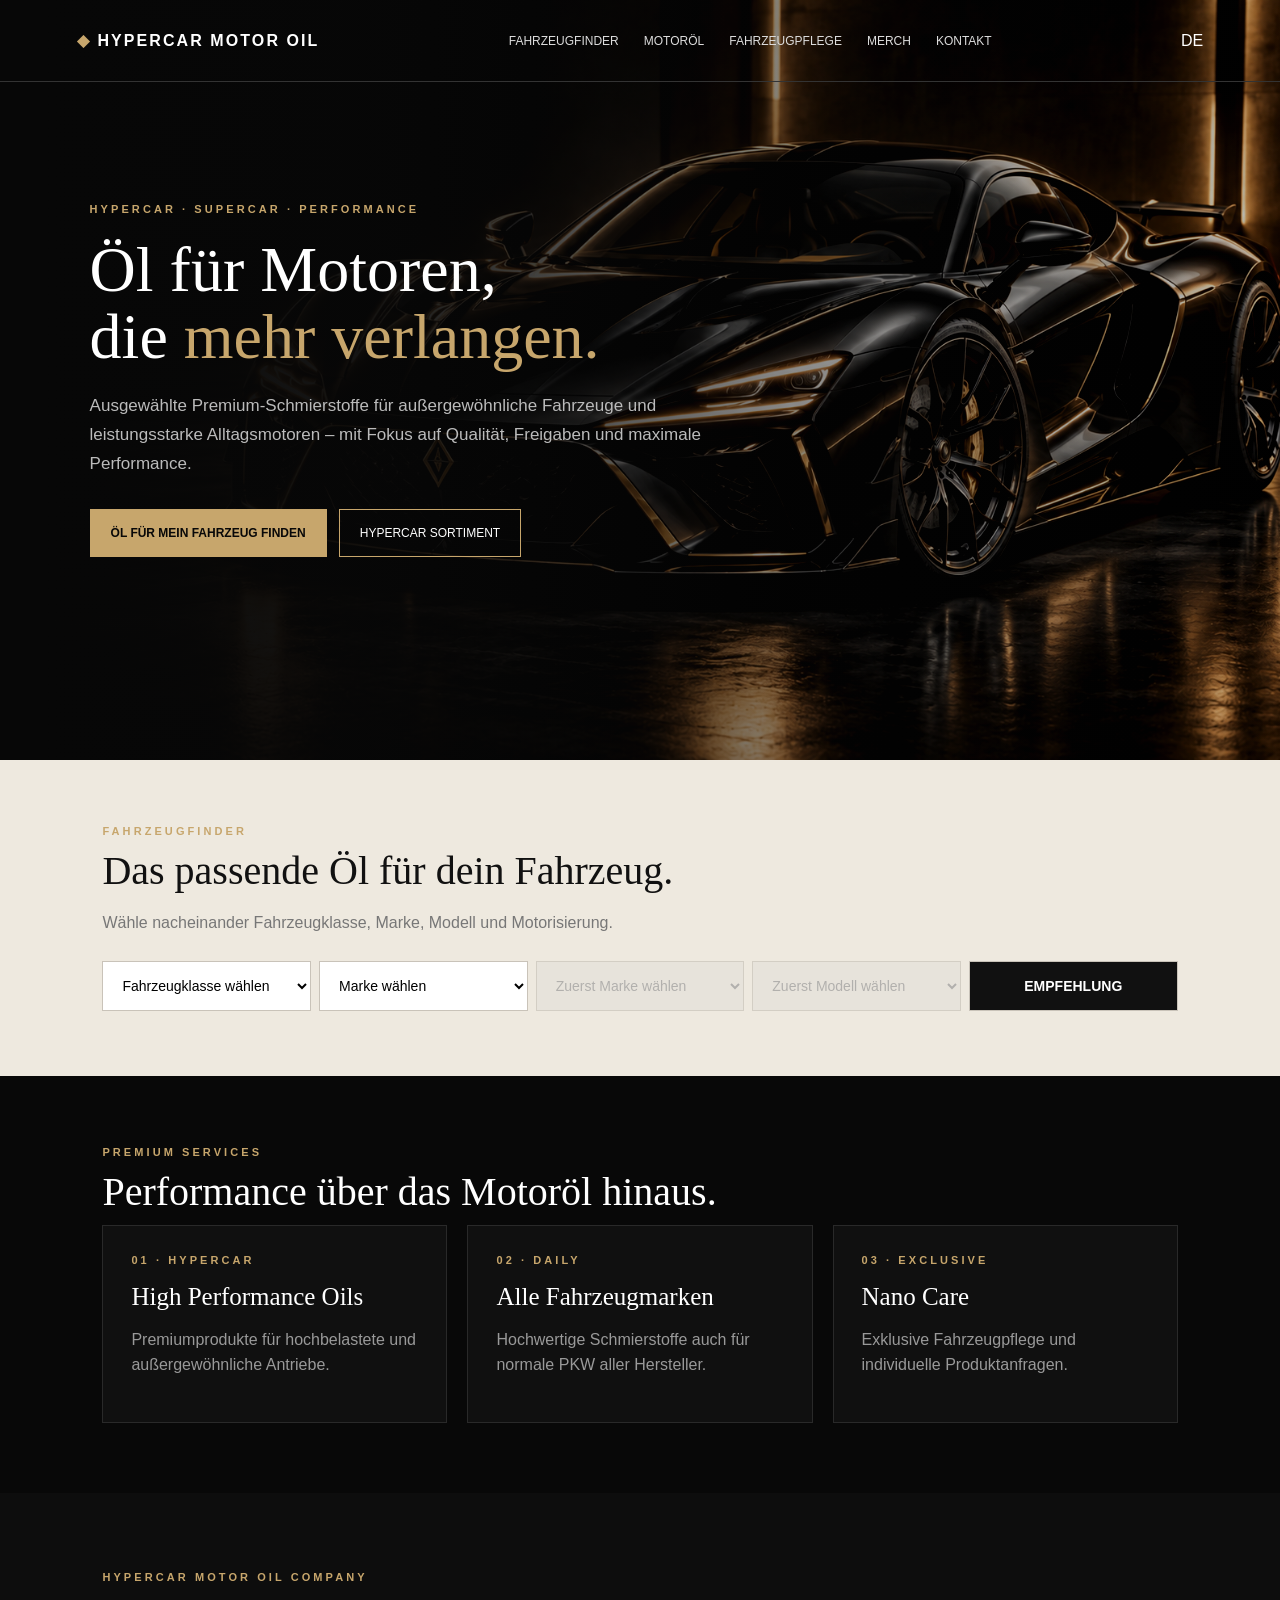
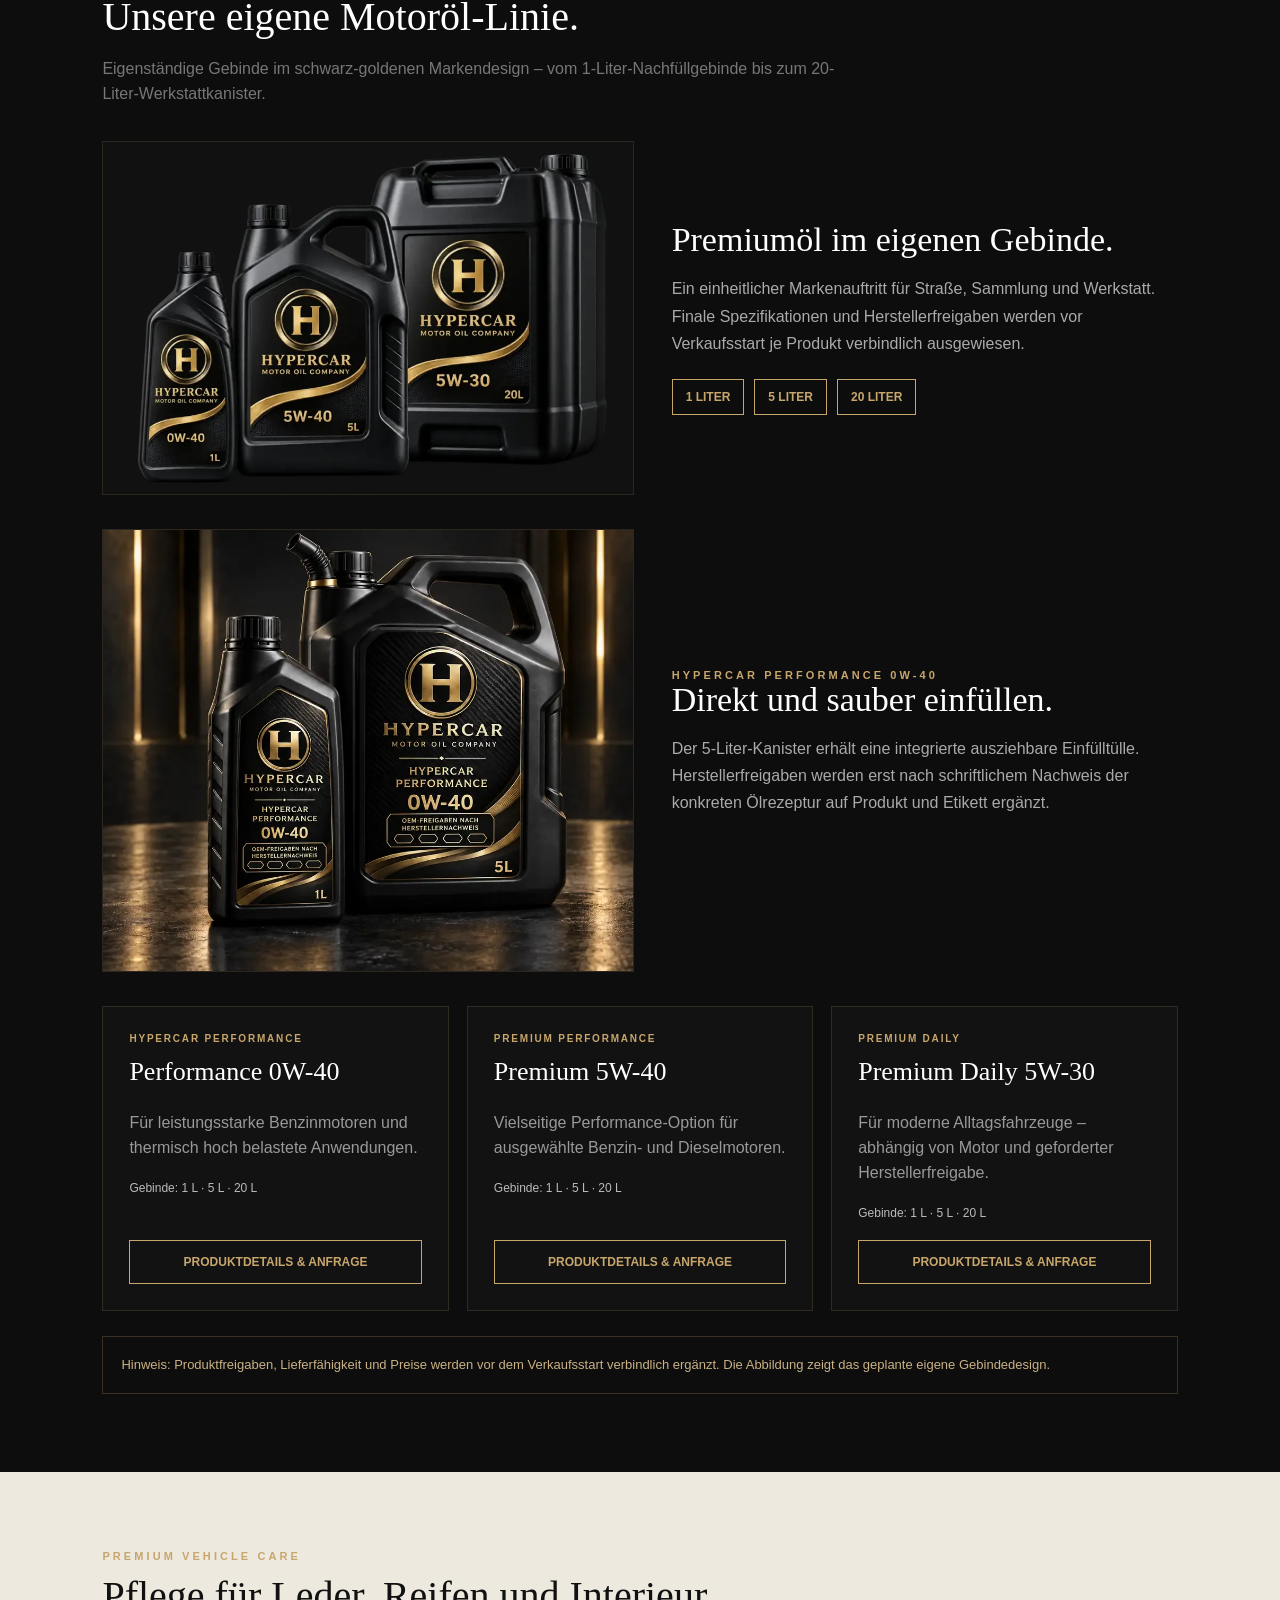
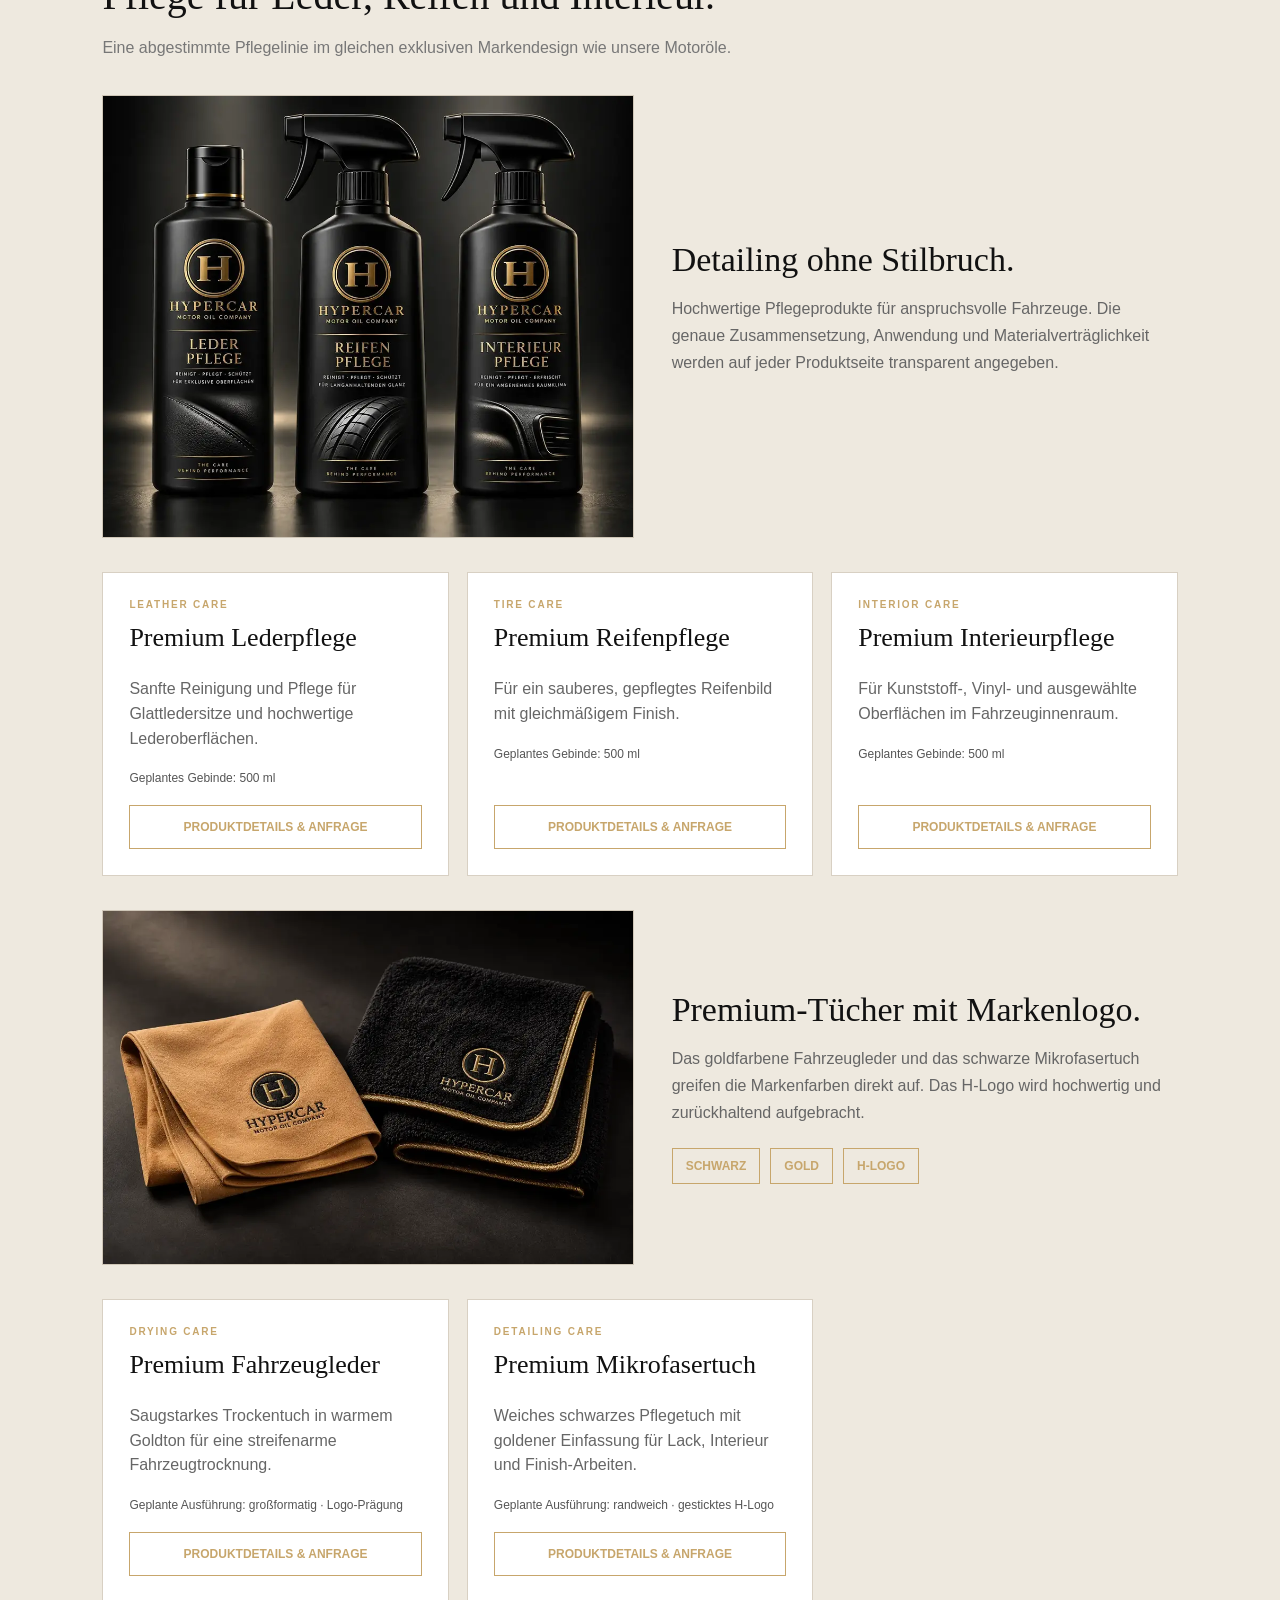
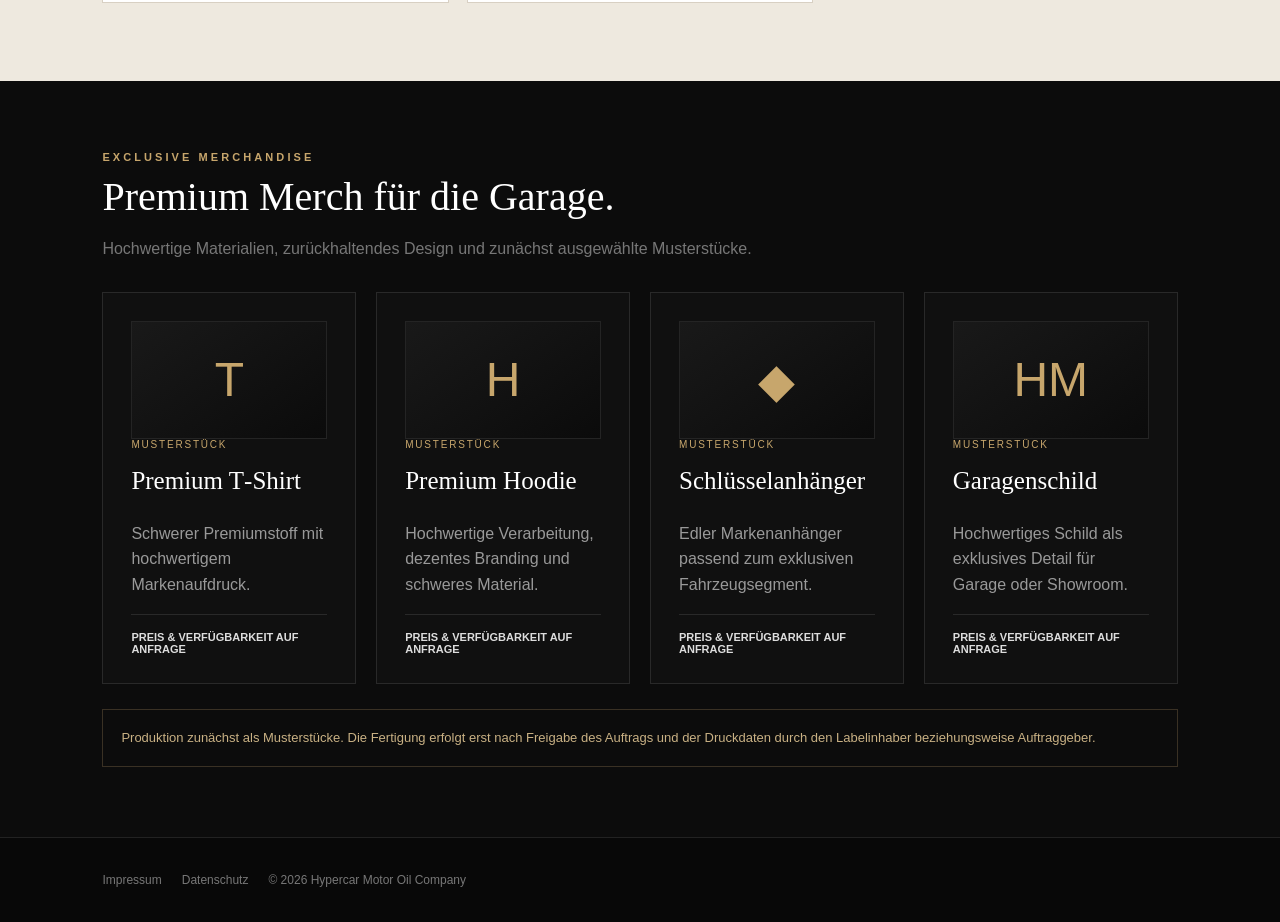
<file: index.html>
<!doctype html>
<html lang="de">
<head>
  <meta charset="utf-8">
  <meta name="viewport" content="width=device-width,initial-scale=1">
  <title>Hypercar Motor Oil Company</title>
  <style>
    :root{--gold:#c7a66c;--black:#080808;--panel:#101010;--cream:#eee9df;--muted:#a7a7a7}
    *{box-sizing:border-box}html{scroll-behavior:smooth}body{margin:0;background:var(--black);color:#fff;font-family:Arial,sans-serif}a{color:inherit;text-decoration:none}
    header{height:82px;display:flex;align-items:center;justify-content:space-between;padding:0 6vw;position:absolute;width:100%;z-index:5;border-bottom:1px solid #333}.logo{font-weight:900;letter-spacing:.13em}.logo b,.goldtxt{color:var(--gold)}nav{display:flex;gap:25px;font-size:12px;color:#ddd}nav a:hover{color:var(--gold)}
    .hero{min-height:760px;position:relative;overflow:hidden;display:flex;align-items:center;padding:110px 7vw}.car{position:absolute;inset:0;width:100%;height:100%;object-fit:cover;object-position:center;filter:brightness(.78) contrast(1.12)}.shade{position:absolute;inset:0;background:linear-gradient(90deg,#070707 3%,rgba(7,7,7,.92) 30%,rgba(7,7,7,.34) 62%,rgba(7,7,7,.08) 100%)}.content{position:relative;z-index:2;max-width:680px}.ey{color:var(--gold);letter-spacing:.28em;font-size:11px;font-weight:bold}.hero h1{font:64px/1.04 Georgia;margin:22px 0}.hero p{color:#bbb;font-size:17px;line-height:1.7}.buttons{display:flex;gap:12px;margin-top:30px}.btn{display:inline-block;border:1px solid var(--gold);padding:16px 20px;font-size:12px;cursor:pointer}.primary{background:var(--gold);color:#080808;font-weight:bold}
    .finder{background:var(--cream);color:#111;padding:65px 8vw}.finder h2,.services h2,.catalog h2,.care h2,.merch h2{font:40px Georgia;margin:10px 0}.finder>p,.section-intro,.merch-intro{color:#777;line-height:1.6;max-width:760px}.fields{display:grid;grid-template-columns:repeat(5,1fr);gap:8px;margin-top:25px}.fields select,.fields button{min-width:0;padding:15px;border:1px solid #c9c3b9;background:#fff;font-size:14px;border-radius:0}.fields select:disabled{color:#999;background:#e5e1da}.fields button{background:#111;color:#fff;font-weight:bold;cursor:pointer}.fields button:hover{background:var(--gold);color:#111}.result{display:none;margin-top:16px;padding:20px;background:#fff;border-left:4px solid var(--gold);line-height:1.55}.result.show{display:block}.result .result-btn{display:inline-block;margin-top:13px;padding:13px 18px;background:#111;color:#fff;font-size:12px;font-weight:bold}.result .result-btn:hover{background:var(--gold);color:#111}
    .services,.merch{padding:70px 8vw}.grid,.merch-grid{display:grid;grid-template-columns:repeat(3,1fr);gap:20px}.card,.product{padding:28px;border:1px solid #292929;background:var(--panel)}.card h3,.product h3{font:25px Georgia;margin:17px 0 10px}.card p,.product p{color:#999;line-height:1.6}.merch{background:#0c0c0c}.merch-grid{grid-template-columns:repeat(4,1fr);margin-top:30px}.product{display:flex;min-height:310px;flex-direction:column}.product-art{height:118px;display:grid;place-items:center;background:linear-gradient(145deg,#191919,#0b0b0b);border:1px solid #242424;color:var(--gold);font-size:48px}.product .tag{font-size:10px;letter-spacing:.18em;color:var(--gold)}.product .request{margin-top:auto;padding-top:16px;border-top:1px solid #292929;font-size:11px;font-weight:bold;color:#ddd}.notice{margin-top:25px;padding:18px;border:1px solid #3a3124;color:#c9b184;font-size:13px;line-height:1.6}
    .catalog,.care{padding:78px 8vw}.catalog{background:#0d0d0d}.care{background:var(--cream);color:#111}.showcase{display:grid;grid-template-columns:minmax(280px,1.05fr) minmax(320px,1fr);gap:38px;align-items:center;margin:34px 0}.showcase-image{width:100%;display:block;border:1px solid #2c261e;background:#111}.care .showcase-image{border-color:#cfc6b7}.showcase-copy h3{font:34px Georgia;margin:0 0 14px}.showcase-copy p{color:#aaa;line-height:1.7}.care .showcase-copy p{color:#666}.sizes{display:flex;gap:10px;flex-wrap:wrap;margin-top:22px}.size{border:1px solid var(--gold);padding:10px 13px;color:var(--gold);font-size:12px;font-weight:bold}.catalog-grid{display:grid;grid-template-columns:repeat(3,1fr);gap:18px}.catalog-card{display:flex;flex-direction:column;padding:26px;border:1px solid #302b22;background:#121212;scroll-margin-top:24px}.care .catalog-card{background:#fff;border-color:#d8d0c3}.catalog-card .tag{color:var(--gold);font-size:10px;letter-spacing:.18em;font-weight:bold}.catalog-card h3{font:26px Georgia;margin:13px 0 8px}.catalog-card p{color:#999;line-height:1.55}.care .catalog-card p{color:#666}.product-meta{font-size:12px;color:#bbb;margin:4px 0 20px}.care .product-meta{color:#555}.product-link{margin-top:auto;display:block;text-align:center;border:1px solid var(--gold);padding:14px 12px;color:var(--gold);font-size:12px;font-weight:bold}.product-link:hover{background:var(--gold);color:#111}
    footer{display:flex;gap:20px;flex-wrap:wrap;border-top:1px solid #222;padding:35px 8vw;color:#777;font-size:12px}footer a:hover{color:var(--gold)}
    @media(max-width:980px){.merch-grid{grid-template-columns:repeat(2,1fr)}}
    @media(max-width:850px){nav{display:none}.hero{min-height:810px;padding:125px 7vw 70px}.hero h1{font-size:44px}.car{object-position:63% center;filter:brightness(.72) contrast(1.12)}.shade{background:linear-gradient(90deg,rgba(7,7,7,.9),rgba(7,7,7,.54) 62%,rgba(7,7,7,.12)),linear-gradient(0deg,#070707,transparent 42%)}.fields,.grid,.showcase,.catalog-grid{grid-template-columns:1fr}.showcase{gap:22px}}
    @media(max-width:560px){header{padding:0 7vw}.logo{font-size:13px}.hero h1{font-size:42px}.hero p{font-size:16px}.buttons{display:grid}.btn{text-align:center}.finder h2,.services h2,.catalog h2,.care h2,.merch h2{font-size:34px}.catalog,.care{padding:62px 7vw}.merch-grid{grid-template-columns:1fr}.product{min-height:270px}}
  </style>
</head>
<body>
  <header><a class="logo" href="#top"><b>◆</b> HYPERCAR MOTOR OIL</a><nav><a href="#finder">FAHRZEUGFINDER</a><a href="#motor-oil">MOTORÖL</a><a href="#care">FAHRZEUGPFLEGE</a><a href="#merch">MERCH</a><a href="#footer">KONTAKT</a></nav><div>DE</div></header>
  <main id="top">
    <section class="hero"><img class="car" src="kar-car.png" alt="Kar Car – exklusives Performance-Fahrzeug"><div class="shade"></div><div class="content"><div class="ey">HYPERCAR · SUPERCAR · PERFORMANCE</div><h1>Öl für Motoren,<br>die <span class="goldtxt">mehr verlangen.</span></h1><p>Ausgewählte Premium-Schmierstoffe für außergewöhnliche Fahrzeuge und leistungsstarke Alltagsmotoren – mit Fokus auf Qualität, Freigaben und maximale Performance.</p><div class="buttons"><a class="btn primary" href="#finder">ÖL FÜR MEIN FAHRZEUG FINDEN</a><a class="btn" href="#services">HYPERCAR SORTIMENT</a></div></div></section>
    <section class="finder" id="finder"><div class="ey">FAHRZEUGFINDER</div><h2>Das passende Öl für dein Fahrzeug.</h2><p>Wähle nacheinander Fahrzeugklasse, Marke, Modell und Motorisierung.</p><div class="fields"><select id="vehicleClass" aria-label="Fahrzeugklasse"><option value="">Fahrzeugklasse wählen</option><option>Hypercar / Supercar</option><option>Sportwagen</option><option>Premium-PKW</option><option>Alltagsfahrzeug</option><option>SUV / Geländewagen</option></select><select id="brand" aria-label="Marke"><option value="">Marke wählen</option></select><select id="model" aria-label="Modell" disabled><option value="">Zuerst Marke wählen</option></select><select id="engine" aria-label="Motorisierung" disabled><option value="">Zuerst Modell wählen</option></select><button id="recommend" type="button">EMPFEHLUNG</button></div><div class="result" id="finderResult" role="status"></div></section>
    <section class="services" id="services"><div class="ey">PREMIUM SERVICES</div><h2>Performance über das Motoröl hinaus.</h2><div class="grid"><div class="card"><div class="ey">01 · HYPERCAR</div><h3>High Performance Oils</h3><p>Premiumprodukte für hochbelastete und außergewöhnliche Antriebe.</p></div><div class="card"><div class="ey">02 · DAILY</div><h3>Alle Fahrzeugmarken</h3><p>Hochwertige Schmierstoffe auch für normale PKW aller Hersteller.</p></div><div class="card"><div class="ey">03 · EXCLUSIVE</div><h3>Nano Care</h3><p>Exklusive Fahrzeugpflege und individuelle Produktanfragen.</p></div></div></section>
    <section class="catalog" id="motor-oil"><div class="ey">HYPERCAR MOTOR OIL COMPANY</div><h2>Unsere eigene Motoröl-Linie.</h2><p class="section-intro">Eigenständige Gebinde im schwarz-goldenen Markendesign – vom 1-Liter-Nachfüllgebinde bis zum 20-Liter-Werkstattkanister.</p><div class="showcase"><img class="showcase-image" src="[data-uri]" alt="Schwarze 1-, 5- und 20-Liter-Motorölgebinde mit goldenem Hypercar-Motor-Oil-Company-Logo"><div class="showcase-copy"><h3>Premiumöl im eigenen Gebinde.</h3><p>Ein einheitlicher Markenauftritt für Straße, Sammlung und Werkstatt. Finale Spezifikationen und Herstellerfreigaben werden vor Verkaufsstart je Produkt verbindlich ausgewiesen.</p><div class="sizes"><span class="size">1 LITER</span><span class="size">5 LITER</span><span class="size">20 LITER</span></div></div></div><div class="showcase"><img class="showcase-image" src="[data-uri]" alt="Hypercar Performance 0W-40 als 1-Liter-Flasche und 5-Liter-Kanister mit ausziehbarer Einfülltülle"><div class="showcase-copy"><div class="ey">HYPERCAR PERFORMANCE 0W-40</div><h3>Direkt und sauber einfüllen.</h3><p>Der 5-Liter-Kanister erhält eine integrierte ausziehbare Einfülltülle. Herstellerfreigaben werden erst nach schriftlichem Nachweis der konkreten Ölrezeptur auf Produkt und Etikett ergänzt.</p></div></div><div class="catalog-grid"><article class="catalog-card" id="oil-0w40"><span class="tag">HYPERCAR PERFORMANCE</span><h3>Performance 0W-40</h3><p>Für leistungsstarke Benzinmotoren und thermisch hoch belastete Anwendungen.</p><div class="product-meta">Gebinde: 1 L · 5 L · 20 L</div><a class="product-link" href="#footer">PRODUKTDETAILS & ANFRAGE</a></article><article class="catalog-card" id="oil-5w40"><span class="tag">PREMIUM PERFORMANCE</span><h3>Premium 5W-40</h3><p>Vielseitige Performance-Option für ausgewählte Benzin- und Dieselmotoren.</p><div class="product-meta">Gebinde: 1 L · 5 L · 20 L</div><a class="product-link" href="#footer">PRODUKTDETAILS & ANFRAGE</a></article><article class="catalog-card" id="oil-5w30"><span class="tag">PREMIUM DAILY</span><h3>Premium Daily 5W-30</h3><p>Für moderne Alltagsfahrzeuge – abhängig von Motor und geforderter Herstellerfreigabe.</p><div class="product-meta">Gebinde: 1 L · 5 L · 20 L</div><a class="product-link" href="#footer">PRODUKTDETAILS & ANFRAGE</a></article></div><div class="notice">Hinweis: Produktfreigaben, Lieferfähigkeit und Preise werden vor dem Verkaufsstart verbindlich ergänzt. Die Abbildung zeigt das geplante eigene Gebindedesign.</div></section>
    <section class="care" id="care"><div class="ey">PREMIUM VEHICLE CARE</div><h2>Pflege für Leder, Reifen und Interieur.</h2><p class="section-intro">Eine abgestimmte Pflegelinie im gleichen exklusiven Markendesign wie unsere Motoröle.</p><div class="showcase"><img class="showcase-image" src="[data-uri]" alt="Premium Lederpflege, Reifenpflege und Interieurpflege mit Hypercar-Motor-Oil-Company-Logo"><div class="showcase-copy"><h3>Detailing ohne Stilbruch.</h3><p>Hochwertige Pflegeprodukte für anspruchsvolle Fahrzeuge. Die genaue Zusammensetzung, Anwendung und Materialverträglichkeit werden auf jeder Produktseite transparent angegeben.</p></div></div><div class="catalog-grid"><article class="catalog-card" id="leather-care"><span class="tag">LEATHER CARE</span><h3>Premium Lederpflege</h3><p>Sanfte Reinigung und Pflege für Glattledersitze und hochwertige Lederoberflächen.</p><div class="product-meta">Geplantes Gebinde: 500 ml</div><a class="product-link" href="#footer">PRODUKTDETAILS & ANFRAGE</a></article><article class="catalog-card" id="tire-care"><span class="tag">TIRE CARE</span><h3>Premium Reifenpflege</h3><p>Für ein sauberes, gepflegtes Reifenbild mit gleichmäßigem Finish.</p><div class="product-meta">Geplantes Gebinde: 500 ml</div><a class="product-link" href="#footer">PRODUKTDETAILS & ANFRAGE</a></article><article class="catalog-card" id="interior-care"><span class="tag">INTERIOR CARE</span><h3>Premium Interieurpflege</h3><p>Für Kunststoff-, Vinyl- und ausgewählte Oberflächen im Fahrzeuginnenraum.</p><div class="product-meta">Geplantes Gebinde: 500 ml</div><a class="product-link" href="#footer">PRODUKTDETAILS & ANFRAGE</a></article></div><div class="showcase"><img class="showcase-image" src="[data-uri]" alt="Goldfarbenes Fahrzeugleder und schwarzes Mikrofasertuch mit goldenem Hypercar-Motor-Oil-Company-Logo"><div class="showcase-copy"><h3>Premium-Tücher mit Markenlogo.</h3><p>Das goldfarbene Fahrzeugleder und das schwarze Mikrofasertuch greifen die Markenfarben direkt auf. Das H-Logo wird hochwertig und zurückhaltend aufgebracht.</p><div class="sizes"><span class="size">SCHWARZ</span><span class="size">GOLD</span><span class="size">H-LOGO</span></div></div></div><div class="catalog-grid"><article class="catalog-card" id="drying-chamois"><span class="tag">DRYING CARE</span><h3>Premium Fahrzeugleder</h3><p>Saugstarkes Trockentuch in warmem Goldton für eine streifenarme Fahrzeugtrocknung.</p><div class="product-meta">Geplante Ausführung: großformatig · Logo-Prägung</div><a class="product-link" href="#footer">PRODUKTDETAILS & ANFRAGE</a></article><article class="catalog-card" id="microfiber-cloth"><span class="tag">DETAILING CARE</span><h3>Premium Mikrofasertuch</h3><p>Weiches schwarzes Pflegetuch mit goldener Einfassung für Lack, Interieur und Finish-Arbeiten.</p><div class="product-meta">Geplante Ausführung: randweich · gesticktes H-Logo</div><a class="product-link" href="#footer">PRODUKTDETAILS & ANFRAGE</a></article></div></section>
    <section class="merch" id="merch"><div class="ey">EXCLUSIVE MERCHANDISE</div><h2>Premium Merch für die Garage.</h2><p class="merch-intro">Hochwertige Materialien, zurückhaltendes Design und zunächst ausgewählte Musterstücke.</p><div class="merch-grid"><article class="product"><div class="product-art">T</div><span class="tag">MUSTERSTÜCK</span><h3>Premium T‑Shirt</h3><p>Schwerer Premiumstoff mit hochwertigem Markenaufdruck.</p><div class="request">PREIS & VERFÜGBARKEIT AUF ANFRAGE</div></article><article class="product"><div class="product-art">H</div><span class="tag">MUSTERSTÜCK</span><h3>Premium Hoodie</h3><p>Hochwertige Verarbeitung, dezentes Branding und schweres Material.</p><div class="request">PREIS & VERFÜGBARKEIT AUF ANFRAGE</div></article><article class="product"><div class="product-art">◆</div><span class="tag">MUSTERSTÜCK</span><h3>Schlüsselanhänger</h3><p>Edler Markenanhänger passend zum exklusiven Fahrzeugsegment.</p><div class="request">PREIS & VERFÜGBARKEIT AUF ANFRAGE</div></article><article class="product"><div class="product-art">HM</div><span class="tag">MUSTERSTÜCK</span><h3>Garagenschild</h3><p>Hochwertiges Schild als exklusives Detail für Garage oder Showroom.</p><div class="request">PREIS & VERFÜGBARKEIT AUF ANFRAGE</div></article></div><div class="notice">Produktion zunächst als Musterstücke. Die Fertigung erfolgt erst nach Freigabe des Auftrags und der Druckdaten durch den Labelinhaber beziehungsweise Auftraggeber.</div></section>
  </main>
  <footer id="footer"><a href="impressum.html">Impressum</a><a href="datenschutz.html">Datenschutz</a><span>© 2026 Hypercar Motor Oil Company</span></footer>
  <script>
    const vehicles={
      "Abarth":{"595":["1.4 T-Jet"],"695":["1.4 T-Jet"]},"Alfa Romeo":{"Giulia":["2.0 Turbo","2.9 V6 Quadrifoglio","2.2 Diesel"],"Stelvio":["2.0 Turbo","2.9 V6 Quadrifoglio","2.2 Diesel"]},"Aston Martin":{"DB11":["V8","V12"],"DB12":["V8"],"Vantage":["V8"],"DBX":["V8","707"]},"Audi":{"A3":["Benzin","Diesel","Plug-in-Hybrid"],"A4":["Benzin","Diesel"],"A6":["Benzin","Diesel","Plug-in-Hybrid"],"Q5":["Benzin","Diesel","Plug-in-Hybrid"],"R8":["V10"],"RS6":["V8 Biturbo"]},"Bentley":{"Continental GT":["V8","W12"],"Bentayga":["V8","Hybrid"]},"BMW":{"1er":["Benzin","Diesel"],"3er":["Benzin","Diesel","Plug-in-Hybrid"],"5er":["Benzin","Diesel","Plug-in-Hybrid"],"X5":["Benzin","Diesel","Plug-in-Hybrid"],"M3":["3.0 Biturbo"],"M5":["V8 / Hybrid"]},"Bugatti":{"Chiron":["8.0 W16"],"Mistral":["8.0 W16"],"Tourbillon":["V16 Hybrid"]},"Ferrari":{"296":["V6 Hybrid"],"812":["V12"],"Purosangue":["V12"],"SF90":["V8 Hybrid"]},"Ford":{"Fiesta":["Benzin","Diesel"],"Focus":["Benzin","Diesel"],"Mustang":["2.3 EcoBoost","5.0 V8"]},"Lamborghini":{"Huracán":["V10"],"Revuelto":["V12 Hybrid"],"Urus":["V8 Biturbo","Plug-in-Hybrid"]},"McLaren":{"Artura":["V6 Hybrid"],"750S":["V8 Biturbo"],"GT":["V8 Biturbo"]},"Mercedes-Benz":{"A-Klasse":["Benzin","Diesel","Plug-in-Hybrid"],"C-Klasse":["Benzin","Diesel","Plug-in-Hybrid"],"E-Klasse":["Benzin","Diesel","Plug-in-Hybrid"],"G-Klasse":["Benzin","Diesel"],"AMG GT":["V8 Biturbo","Plug-in-Hybrid"]},"Porsche":{"718":["Boxer"],"911":["Carrera","Turbo","GT3"],"Cayenne":["V6","V8","Plug-in-Hybrid"],"Panamera":["V6","V8","Plug-in-Hybrid"]},"Volkswagen":{"Golf":["Benzin","Diesel","Plug-in-Hybrid"],"Passat":["Benzin","Diesel","Plug-in-Hybrid"],"Tiguan":["Benzin","Diesel","Plug-in-Hybrid"]},"Volvo":{"XC60":["Mild-Hybrid","Plug-in-Hybrid"],"XC90":["Mild-Hybrid","Plug-in-Hybrid"]}
    };
    const brand=document.getElementById('brand'),model=document.getElementById('model'),engine=document.getElementById('engine'),result=document.getElementById('finderResult');
    Object.keys(vehicles).sort().forEach(name=>brand.add(new Option(name,name)));
    function reset(select,label){select.innerHTML='';select.add(new Option(label,''));select.disabled=true}
    brand.addEventListener('change',()=>{reset(model,'Modell wählen');reset(engine,'Zuerst Modell wählen');if(brand.value){Object.keys(vehicles[brand.value]).forEach(name=>model.add(new Option(name,name)));model.disabled=false}result.classList.remove('show')});
    model.addEventListener('change',()=>{reset(engine,'Motorisierung wählen');if(model.value){vehicles[brand.value][model.value].forEach(name=>engine.add(new Option(name,name)));engine.add(new Option('Andere Motorisierung','Andere Motorisierung'));engine.disabled=false}result.classList.remove('show')});
    document.getElementById('recommend').addEventListener('click',()=>{const type=document.getElementById('vehicleClass').value;if(!type||!brand.value||!model.value||!engine.value){result.textContent='Bitte alle vier Felder auswählen.';result.classList.add('show');return}const performance=type==='Hypercar / Supercar'||type==='Sportwagen'||/V8|V10|V12|W16|Biturbo|Quadrifoglio|GT3|Turbo/.test(engine.value);const diesel=/Diesel/i.test(engine.value);const target=performance?'oil-0w40':diesel?'oil-5w30':'oil-5w40';const label=performance?'Performance 0W-40':diesel?'Premium Daily 5W-30':'Premium 5W-40';result.innerHTML='<strong>Vorläufige Produktauswahl:</strong> '+label+'<br>'+type+' · '+brand.value+' '+model.value+' · '+engine.value+'.<br><small>Die verbindliche Eignung wird anhand von Baujahr, Motorleistung und Herstellerschlüssel geprüft.</small><br><a class="result-btn" href="#'+target+'">ZUM PRODUKT</a>';result.classList.add('show')});
  </script>
</body>
</html>
</file>
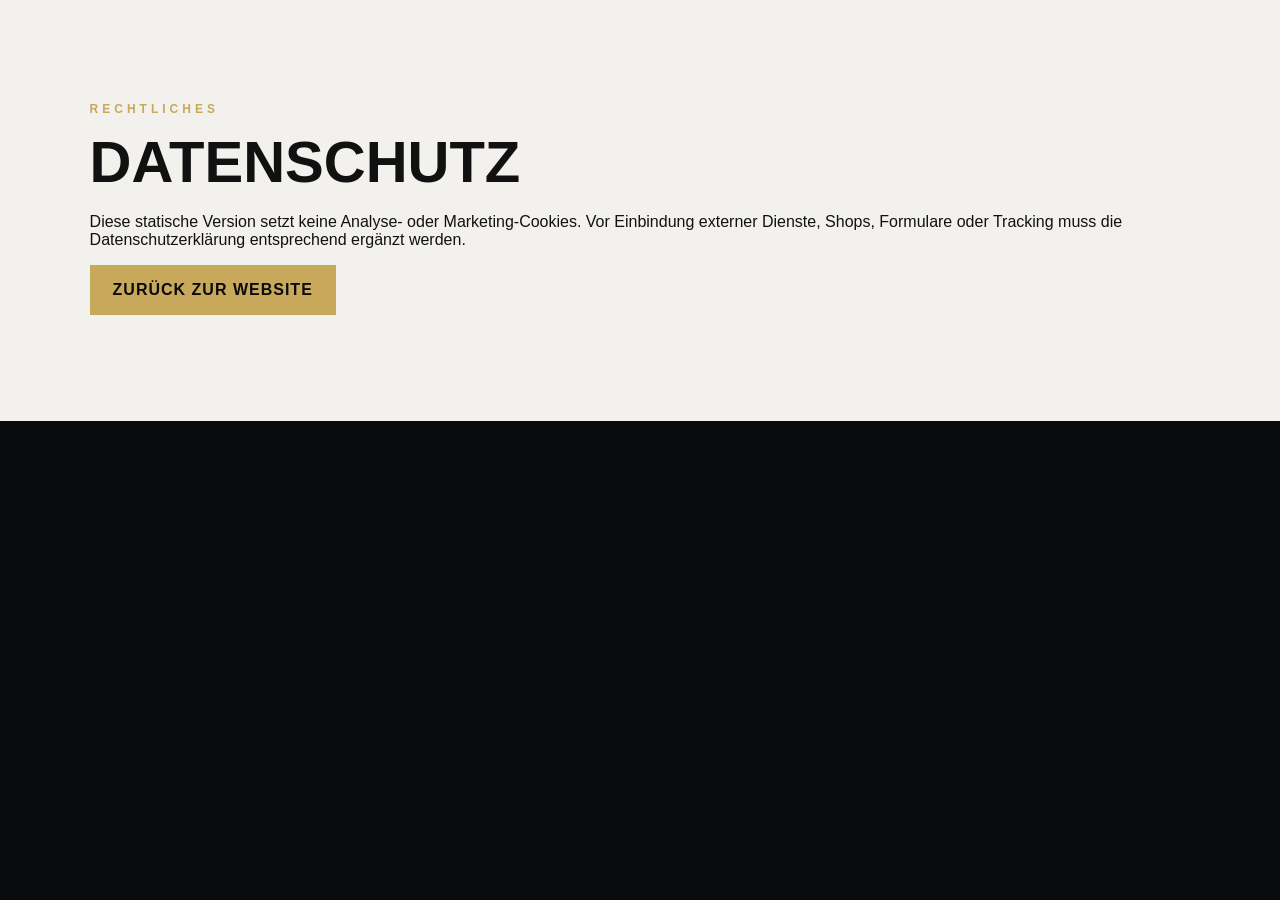
<file: datenschutz.html>
<!doctype html><html lang="de"><head><meta charset="utf-8"><meta name="viewport" content="width=device-width,initial-scale=1"><title>Datenschutz | Hypercar Motor Oil Company</title><link rel="stylesheet" href="style.css"></head><body><main><section class="section"><p class="eyebrow">RECHTLICHES</p><h2>Datenschutz</h2><p>Diese statische Version setzt keine Analyse- oder Marketing-Cookies. Vor Einbindung externer Dienste, Shops, Formulare oder Tracking muss die Datenschutzerklärung entsprechend ergänzt werden.</p><p><a class="btn primary" href="index.html">Zurück zur Website</a></p></section></main></body></html>
</file>
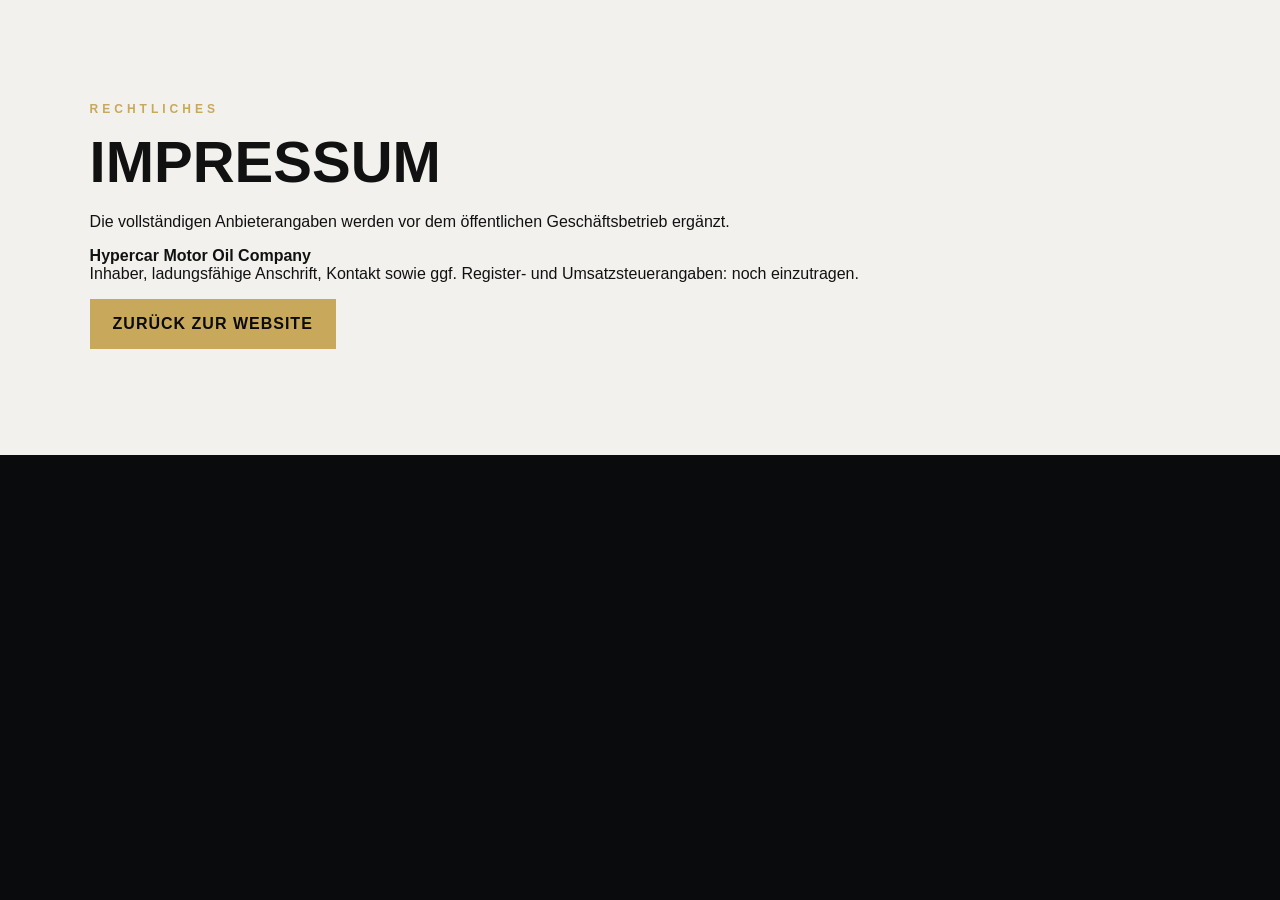
<file: impressum.html>
<!doctype html><html lang="de"><head><meta charset="utf-8"><meta name="viewport" content="width=device-width,initial-scale=1"><title>Impressum | Hypercar Motor Oil Company</title><link rel="stylesheet" href="style.css"></head><body><main><section class="section"><p class="eyebrow">RECHTLICHES</p><h2>Impressum</h2><p>Die vollständigen Anbieterangaben werden vor dem öffentlichen Geschäftsbetrieb ergänzt.</p><p><strong>Hypercar Motor Oil Company</strong><br>Inhaber, ladungsfähige Anschrift, Kontakt sowie ggf. Register- und Umsatzsteuerangaben: noch einzutragen.</p><p><a class="btn primary" href="index.html">Zurück zur Website</a></p></section></main></body></html>
</file>
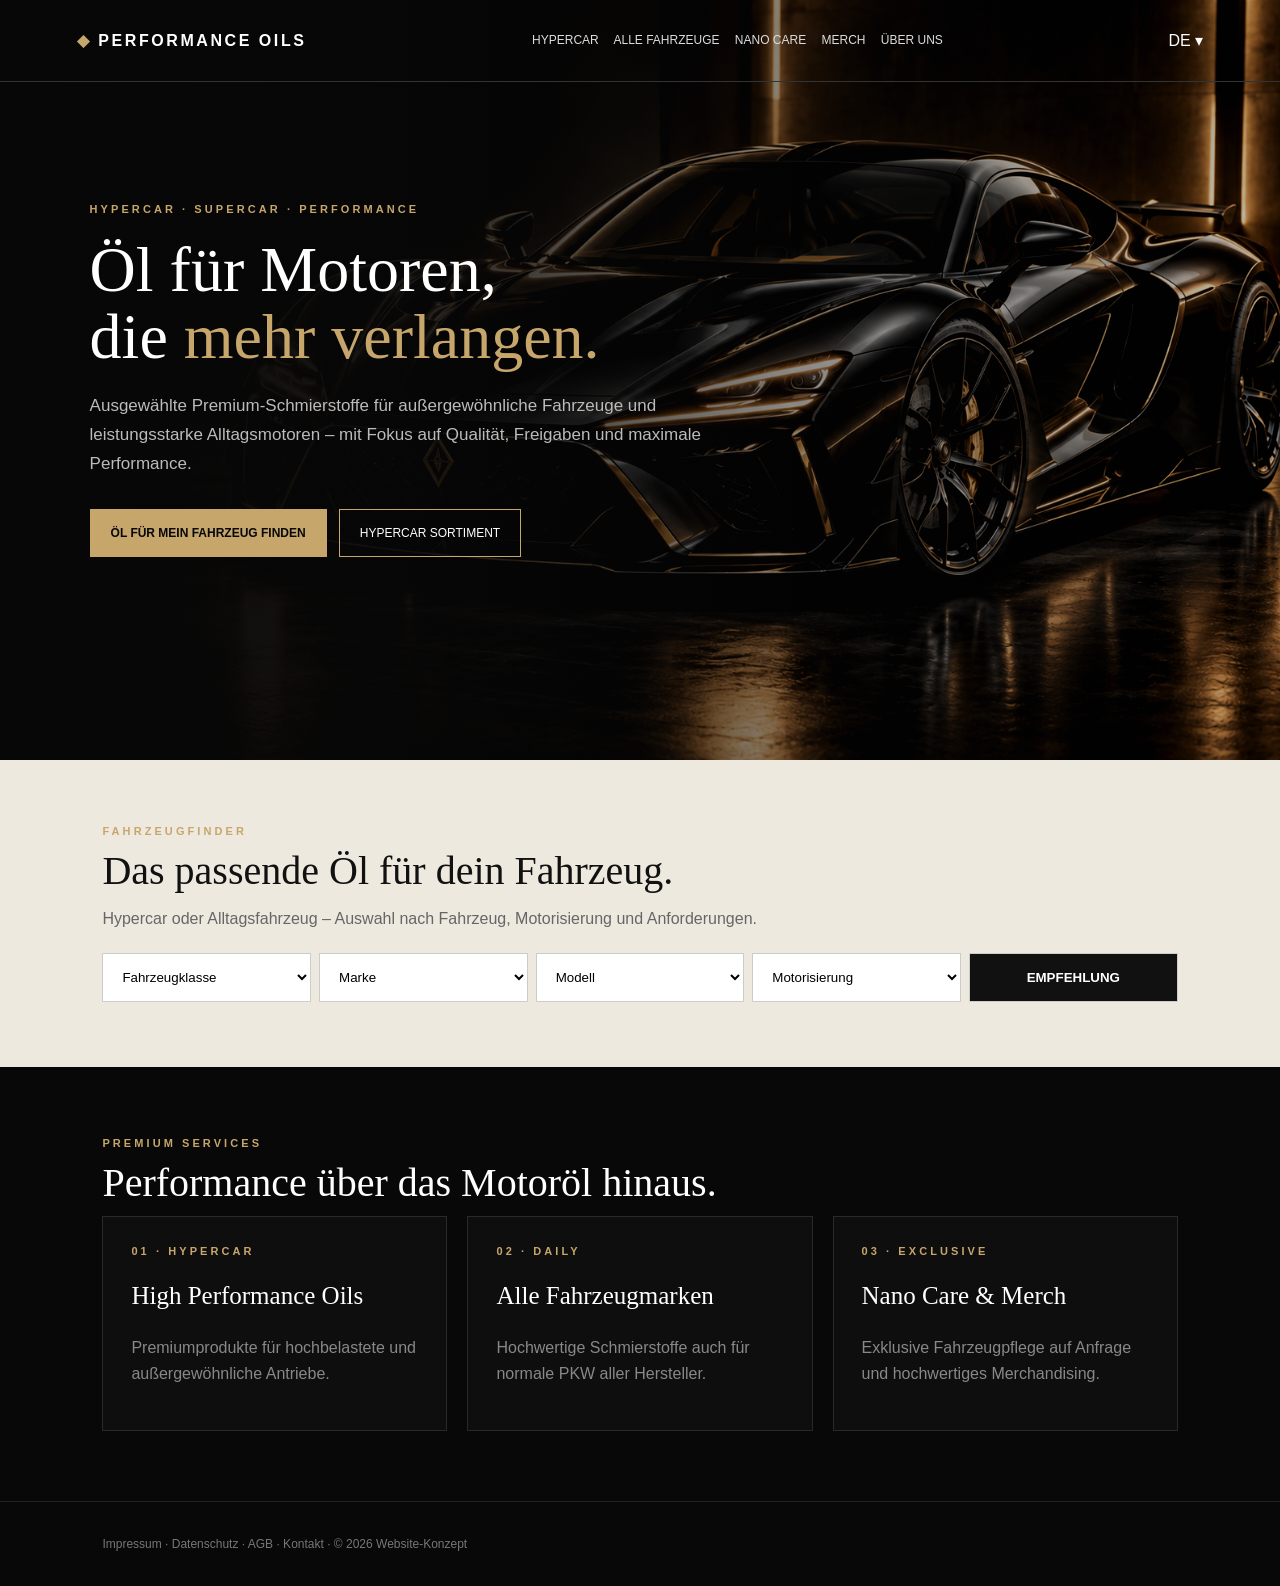
<file: index 2.html>
<!doctype html><html lang="de"><head><meta charset="utf-8"><meta name="viewport" content="width=device-width,initial-scale=1"><title>Premium Performance Oils</title><style>
*{box-sizing:border-box}body{margin:0;background:#080808;color:#fff;font-family:Arial,sans-serif}header{height:82px;display:flex;align-items:center;justify-content:space-between;padding:0 6vw;position:absolute;width:100%;z-index:5;border-bottom:1px solid #333}.logo{font-weight:900;letter-spacing:.16em}.logo b,.goldtxt{color:#c7a66c}nav{display:flex;gap:25px;font-size:12px;color:#ddd}.hero{height:760px;position:relative;overflow:hidden;display:flex;align-items:center;padding:110px 7vw}.car{position:absolute;inset:0;width:100%;height:100%;object-fit:cover;object-position:center;filter:brightness(.78) contrast(1.12)}.shade{position:absolute;inset:0;background:linear-gradient(90deg,#070707 3%,rgba(7,7,7,.92) 30%,rgba(7,7,7,.34) 62%,rgba(7,7,7,.08) 100%)}.content{position:relative;z-index:2;max-width:680px}.ey{color:#c7a66c;letter-spacing:.28em;font-size:11px;font-weight:bold}.hero h1{font:64px/1.04 Georgia;margin:22px 0}.hero p{color:#bbb;font-size:17px;line-height:1.7}.buttons{display:flex;gap:12px;margin-top:30px}.btn{border:1px solid #c7a66c;padding:16px 20px;font-size:12px}.primary{background:#c7a66c;color:#080808;font-weight:bold}.finder{background:#eee9df;color:#111;padding:65px 8vw}.finder h2,.services h2{font:40px Georgia;margin:10px 0}.finder p{color:#666}.fields{display:grid;grid-template-columns:repeat(5,1fr);gap:8px;margin-top:25px}.fields select,.fields button{padding:15px;border:1px solid #ccc;background:#fff}.fields button{background:#111;color:#fff;font-weight:bold}.services{padding:70px 8vw}.grid{display:grid;grid-template-columns:repeat(3,1fr);gap:20px}.card{padding:28px;border:1px solid #292929;background:#0e0e0e}.card h3{font:25px Georgia}.card p{color:#888;line-height:1.6}footer{border-top:1px solid #222;padding:35px 8vw;color:#777;font-size:12px}@media(max-width:850px){nav{display:none}.hero{height:810px;padding:125px 7vw 70px;align-items:center}.hero h1{font-size:44px}.car{object-position:63% center;filter:brightness(.72) contrast(1.12)}.shade{background:linear-gradient(90deg,rgba(7,7,7,.9) 0%,rgba(7,7,7,.62) 55%,rgba(7,7,7,.15) 100%),linear-gradient(0deg,#070707 0%,transparent 35%,rgba(7,7,7,.35) 100%)}.fields,.grid{grid-template-columns:1fr}}@media(max-width:480px){header{padding:0 7vw}.logo{font-size:14px}.hero h1{font-size:42px}.hero p{font-size:16px}.buttons{display:grid;grid-template-columns:1.2fr 1fr}.btn{padding:15px 13px}.ey{font-size:10px;letter-spacing:.2em}}</style></head><body>
<header><div class="logo"><b>◆</b> PERFORMANCE OILS</div><nav>HYPERCAR　 ALLE FAHRZEUGE　 NANO CARE　 MERCH　 ÜBER UNS</nav><div>DE ▾</div></header>
<section class="hero"><img class="car" src="kar-car.png" alt="Kar Car – exklusives Performance-Fahrzeug"><div class="shade"></div><div class="content"><div class="ey">HYPERCAR · SUPERCAR · PERFORMANCE</div><h1>Öl für Motoren,<br>die <span class="goldtxt">mehr verlangen.</span></h1><p>Ausgewählte Premium-Schmierstoffe für außergewöhnliche Fahrzeuge und leistungsstarke Alltagsmotoren – mit Fokus auf Qualität, Freigaben und maximale Performance.</p><div class="buttons"><div class="btn primary">ÖL FÜR MEIN FAHRZEUG FINDEN</div><div class="btn">HYPERCAR SORTIMENT</div></div></div></section>
<section class="finder"><div class="ey">FAHRZEUGFINDER</div><h2>Das passende Öl für dein Fahrzeug.</h2><p>Hypercar oder Alltagsfahrzeug – Auswahl nach Fahrzeug, Motorisierung und Anforderungen.</p><div class="fields"><select><option>Fahrzeugklasse</option></select><select><option>Marke</option></select><select><option>Modell</option></select><select><option>Motorisierung</option></select><button>EMPFEHLUNG</button></div></section>
<section class="services"><div class="ey">PREMIUM SERVICES</div><h2>Performance über das Motoröl hinaus.</h2><div class="grid"><div class="card"><div class="ey">01 · HYPERCAR</div><h3>High Performance Oils</h3><p>Premiumprodukte für hochbelastete und außergewöhnliche Antriebe.</p></div><div class="card"><div class="ey">02 · DAILY</div><h3>Alle Fahrzeugmarken</h3><p>Hochwertige Schmierstoffe auch für normale PKW aller Hersteller.</p></div><div class="card"><div class="ey">03 · EXCLUSIVE</div><h3>Nano Care & Merch</h3><p>Exklusive Fahrzeugpflege auf Anfrage und hochwertiges Merchandising.</p></div></div></section>
<footer>Impressum · Datenschutz · AGB · Kontakt · © 2026 Website-Konzept</footer></body></html>
</file>
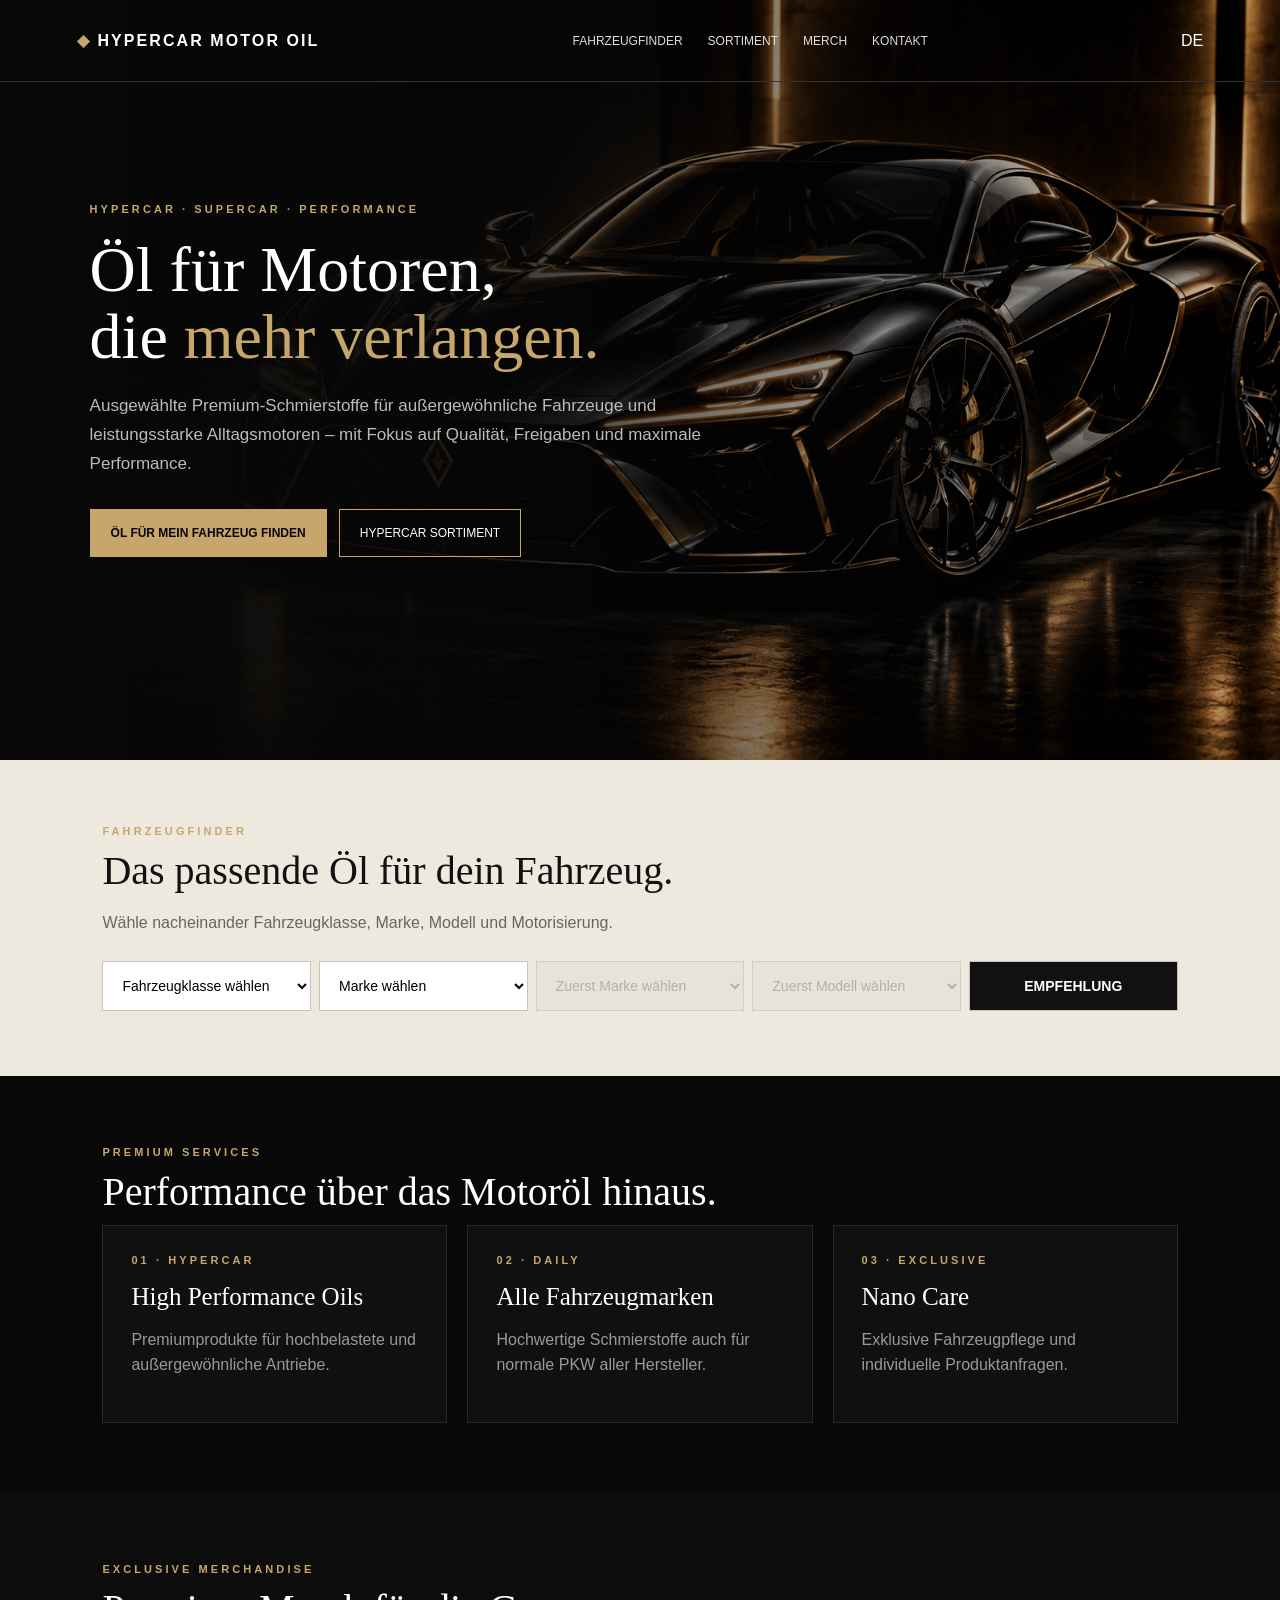
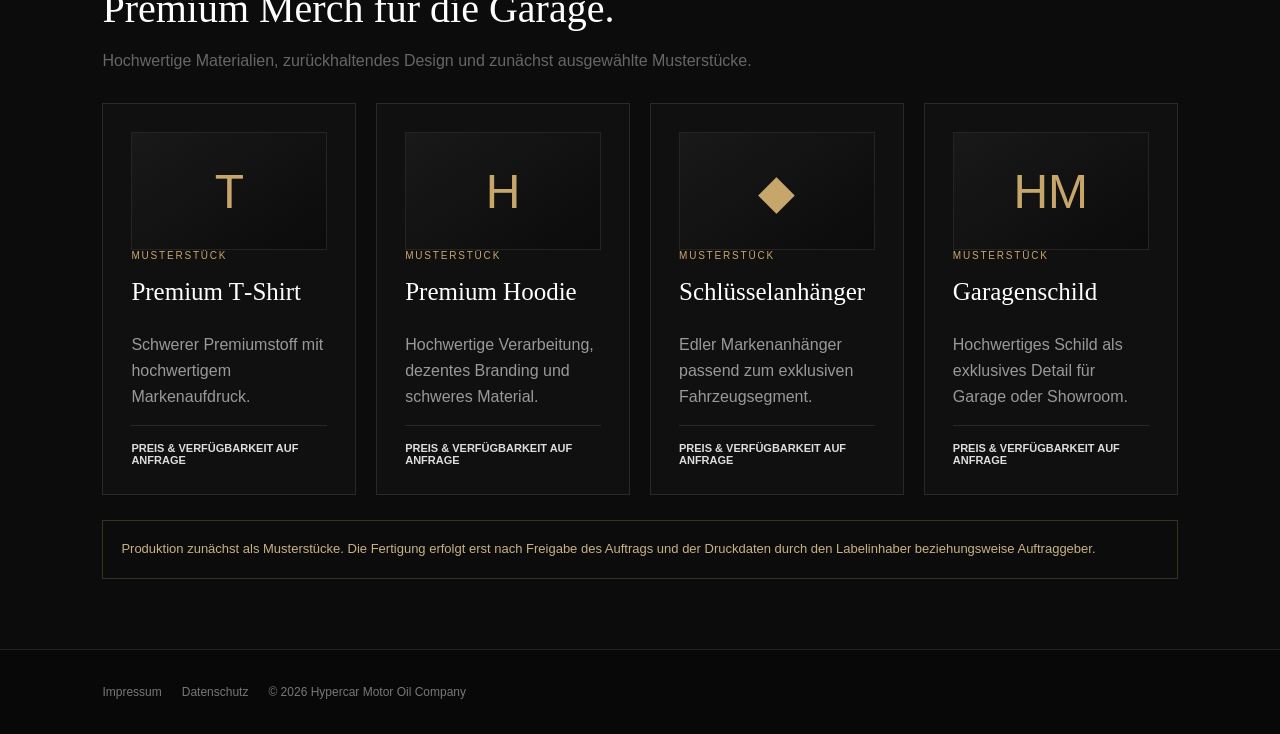
<file: index-neu.html>
<!doctype html>
<html lang="de">
<head>
  <meta charset="utf-8">
  <meta name="viewport" content="width=device-width,initial-scale=1">
  <title>Hypercar Motor Oil Company</title>
  <style>
    :root{--gold:#c7a66c;--black:#080808;--panel:#101010;--cream:#eee9df;--muted:#a7a7a7}
    *{box-sizing:border-box}html{scroll-behavior:smooth}body{margin:0;background:var(--black);color:#fff;font-family:Arial,sans-serif}a{color:inherit;text-decoration:none}
    header{height:82px;display:flex;align-items:center;justify-content:space-between;padding:0 6vw;position:absolute;width:100%;z-index:5;border-bottom:1px solid #333}.logo{font-weight:900;letter-spacing:.13em}.logo b,.goldtxt{color:var(--gold)}nav{display:flex;gap:25px;font-size:12px;color:#ddd}nav a:hover{color:var(--gold)}
    .hero{min-height:760px;position:relative;overflow:hidden;display:flex;align-items:center;padding:110px 7vw}.car{position:absolute;inset:0;width:100%;height:100%;object-fit:cover;object-position:center;filter:brightness(.78) contrast(1.12)}.shade{position:absolute;inset:0;background:linear-gradient(90deg,#070707 3%,rgba(7,7,7,.92) 30%,rgba(7,7,7,.34) 62%,rgba(7,7,7,.08) 100%)}.content{position:relative;z-index:2;max-width:680px}.ey{color:var(--gold);letter-spacing:.28em;font-size:11px;font-weight:bold}.hero h1{font:64px/1.04 Georgia;margin:22px 0}.hero p{color:#bbb;font-size:17px;line-height:1.7}.buttons{display:flex;gap:12px;margin-top:30px}.btn{display:inline-block;border:1px solid var(--gold);padding:16px 20px;font-size:12px;cursor:pointer}.primary{background:var(--gold);color:#080808;font-weight:bold}
    .finder{background:var(--cream);color:#111;padding:65px 8vw}.finder h2,.services h2,.merch h2{font:40px Georgia;margin:10px 0}.finder>p,.merch-intro{color:#666;line-height:1.6}.fields{display:grid;grid-template-columns:repeat(5,1fr);gap:8px;margin-top:25px}.fields select,.fields button{min-width:0;padding:15px;border:1px solid #c9c3b9;background:#fff;font-size:14px;border-radius:0}.fields select:disabled{color:#999;background:#e5e1da}.fields button{background:#111;color:#fff;font-weight:bold;cursor:pointer}.fields button:hover{background:var(--gold);color:#111}.result{display:none;margin-top:16px;padding:17px;background:#fff;border-left:4px solid var(--gold);line-height:1.55}.result.show{display:block}
    .services,.merch{padding:70px 8vw}.grid,.merch-grid{display:grid;grid-template-columns:repeat(3,1fr);gap:20px}.card,.product{padding:28px;border:1px solid #292929;background:var(--panel)}.card h3,.product h3{font:25px Georgia;margin:17px 0 10px}.card p,.product p{color:#999;line-height:1.6}.merch{background:#0c0c0c}.merch-grid{grid-template-columns:repeat(4,1fr);margin-top:30px}.product{display:flex;min-height:310px;flex-direction:column}.product-art{height:118px;display:grid;place-items:center;background:linear-gradient(145deg,#191919,#0b0b0b);border:1px solid #242424;color:var(--gold);font-size:48px}.product .tag{font-size:10px;letter-spacing:.18em;color:var(--gold)}.product .request{margin-top:auto;padding-top:16px;border-top:1px solid #292929;font-size:11px;font-weight:bold;color:#ddd}.notice{margin-top:25px;padding:18px;border:1px solid #3a3124;color:#c9b184;font-size:13px;line-height:1.6}
    footer{display:flex;gap:20px;flex-wrap:wrap;border-top:1px solid #222;padding:35px 8vw;color:#777;font-size:12px}footer a:hover{color:var(--gold)}
    @media(max-width:980px){.merch-grid{grid-template-columns:repeat(2,1fr)}}
    @media(max-width:850px){nav{display:none}.hero{min-height:810px;padding:125px 7vw 70px}.hero h1{font-size:44px}.car{object-position:63% center;filter:brightness(.72) contrast(1.12)}.shade{background:linear-gradient(90deg,rgba(7,7,7,.9),rgba(7,7,7,.54) 62%,rgba(7,7,7,.12)),linear-gradient(0deg,#070707,transparent 42%)}.fields,.grid{grid-template-columns:1fr}}
    @media(max-width:560px){header{padding:0 7vw}.logo{font-size:13px}.hero h1{font-size:42px}.hero p{font-size:16px}.buttons{display:grid}.btn{text-align:center}.finder h2,.services h2,.merch h2{font-size:34px}.merch-grid{grid-template-columns:1fr}.product{min-height:270px}}
  </style>
</head>
<body>
  <header><a class="logo" href="#top"><b>◆</b> HYPERCAR MOTOR OIL</a><nav><a href="#finder">FAHRZEUGFINDER</a><a href="#services">SORTIMENT</a><a href="#merch">MERCH</a><a href="#footer">KONTAKT</a></nav><div>DE</div></header>
  <main id="top">
    <section class="hero"><img class="car" src="kar-car.png" alt="Kar Car – exklusives Performance-Fahrzeug"><div class="shade"></div><div class="content"><div class="ey">HYPERCAR · SUPERCAR · PERFORMANCE</div><h1>Öl für Motoren,<br>die <span class="goldtxt">mehr verlangen.</span></h1><p>Ausgewählte Premium-Schmierstoffe für außergewöhnliche Fahrzeuge und leistungsstarke Alltagsmotoren – mit Fokus auf Qualität, Freigaben und maximale Performance.</p><div class="buttons"><a class="btn primary" href="#finder">ÖL FÜR MEIN FAHRZEUG FINDEN</a><a class="btn" href="#services">HYPERCAR SORTIMENT</a></div></div></section>
    <section class="finder" id="finder"><div class="ey">FAHRZEUGFINDER</div><h2>Das passende Öl für dein Fahrzeug.</h2><p>Wähle nacheinander Fahrzeugklasse, Marke, Modell und Motorisierung.</p><div class="fields"><select id="vehicleClass" aria-label="Fahrzeugklasse"><option value="">Fahrzeugklasse wählen</option><option>Hypercar / Supercar</option><option>Sportwagen</option><option>Premium-PKW</option><option>Alltagsfahrzeug</option><option>SUV / Geländewagen</option></select><select id="brand" aria-label="Marke"><option value="">Marke wählen</option></select><select id="model" aria-label="Modell" disabled><option value="">Zuerst Marke wählen</option></select><select id="engine" aria-label="Motorisierung" disabled><option value="">Zuerst Modell wählen</option></select><button id="recommend" type="button">EMPFEHLUNG</button></div><div class="result" id="finderResult" role="status"></div></section>
    <section class="services" id="services"><div class="ey">PREMIUM SERVICES</div><h2>Performance über das Motoröl hinaus.</h2><div class="grid"><div class="card"><div class="ey">01 · HYPERCAR</div><h3>High Performance Oils</h3><p>Premiumprodukte für hochbelastete und außergewöhnliche Antriebe.</p></div><div class="card"><div class="ey">02 · DAILY</div><h3>Alle Fahrzeugmarken</h3><p>Hochwertige Schmierstoffe auch für normale PKW aller Hersteller.</p></div><div class="card"><div class="ey">03 · EXCLUSIVE</div><h3>Nano Care</h3><p>Exklusive Fahrzeugpflege und individuelle Produktanfragen.</p></div></div></section>
    <section class="merch" id="merch"><div class="ey">EXCLUSIVE MERCHANDISE</div><h2>Premium Merch für die Garage.</h2><p class="merch-intro">Hochwertige Materialien, zurückhaltendes Design und zunächst ausgewählte Musterstücke.</p><div class="merch-grid"><article class="product"><div class="product-art">T</div><span class="tag">MUSTERSTÜCK</span><h3>Premium T‑Shirt</h3><p>Schwerer Premiumstoff mit hochwertigem Markenaufdruck.</p><div class="request">PREIS & VERFÜGBARKEIT AUF ANFRAGE</div></article><article class="product"><div class="product-art">H</div><span class="tag">MUSTERSTÜCK</span><h3>Premium Hoodie</h3><p>Hochwertige Verarbeitung, dezentes Branding und schweres Material.</p><div class="request">PREIS & VERFÜGBARKEIT AUF ANFRAGE</div></article><article class="product"><div class="product-art">◆</div><span class="tag">MUSTERSTÜCK</span><h3>Schlüsselanhänger</h3><p>Edler Markenanhänger passend zum exklusiven Fahrzeugsegment.</p><div class="request">PREIS & VERFÜGBARKEIT AUF ANFRAGE</div></article><article class="product"><div class="product-art">HM</div><span class="tag">MUSTERSTÜCK</span><h3>Garagenschild</h3><p>Hochwertiges Schild als exklusives Detail für Garage oder Showroom.</p><div class="request">PREIS & VERFÜGBARKEIT AUF ANFRAGE</div></article></div><div class="notice">Produktion zunächst als Musterstücke. Die Fertigung erfolgt erst nach Freigabe des Auftrags und der Druckdaten durch den Labelinhaber beziehungsweise Auftraggeber.</div></section>
  </main>
  <footer id="footer"><a href="impressum.html">Impressum</a><a href="datenschutz.html">Datenschutz</a><span>© 2026 Hypercar Motor Oil Company</span></footer>
  <script>
    const vehicles={
      "Abarth":{"595":["1.4 T-Jet"],"695":["1.4 T-Jet"]},"Alfa Romeo":{"Giulia":["2.0 Turbo","2.9 V6 Quadrifoglio","2.2 Diesel"],"Stelvio":["2.0 Turbo","2.9 V6 Quadrifoglio","2.2 Diesel"]},"Aston Martin":{"DB11":["V8","V12"],"DB12":["V8"],"Vantage":["V8"],"DBX":["V8","707"]},"Audi":{"A3":["Benzin","Diesel","Plug-in-Hybrid"],"A4":["Benzin","Diesel"],"A6":["Benzin","Diesel","Plug-in-Hybrid"],"Q5":["Benzin","Diesel","Plug-in-Hybrid"],"R8":["V10"],"RS6":["V8 Biturbo"]},"Bentley":{"Continental GT":["V8","W12"],"Bentayga":["V8","Hybrid"]},"BMW":{"1er":["Benzin","Diesel"],"3er":["Benzin","Diesel","Plug-in-Hybrid"],"5er":["Benzin","Diesel","Plug-in-Hybrid"],"X5":["Benzin","Diesel","Plug-in-Hybrid"],"M3":["3.0 Biturbo"],"M5":["V8 / Hybrid"]},"Bugatti":{"Chiron":["8.0 W16"],"Mistral":["8.0 W16"],"Tourbillon":["V16 Hybrid"]},"Ferrari":{"296":["V6 Hybrid"],"812":["V12"],"Purosangue":["V12"],"SF90":["V8 Hybrid"]},"Ford":{"Fiesta":["Benzin","Diesel"],"Focus":["Benzin","Diesel"],"Mustang":["2.3 EcoBoost","5.0 V8"]},"Lamborghini":{"Huracán":["V10"],"Revuelto":["V12 Hybrid"],"Urus":["V8 Biturbo","Plug-in-Hybrid"]},"McLaren":{"Artura":["V6 Hybrid"],"750S":["V8 Biturbo"],"GT":["V8 Biturbo"]},"Mercedes-Benz":{"A-Klasse":["Benzin","Diesel","Plug-in-Hybrid"],"C-Klasse":["Benzin","Diesel","Plug-in-Hybrid"],"E-Klasse":["Benzin","Diesel","Plug-in-Hybrid"],"G-Klasse":["Benzin","Diesel"],"AMG GT":["V8 Biturbo","Plug-in-Hybrid"]},"Porsche":{"718":["Boxer"],"911":["Carrera","Turbo","GT3"],"Cayenne":["V6","V8","Plug-in-Hybrid"],"Panamera":["V6","V8","Plug-in-Hybrid"]},"Volkswagen":{"Golf":["Benzin","Diesel","Plug-in-Hybrid"],"Passat":["Benzin","Diesel","Plug-in-Hybrid"],"Tiguan":["Benzin","Diesel","Plug-in-Hybrid"]},"Volvo":{"XC60":["Mild-Hybrid","Plug-in-Hybrid"],"XC90":["Mild-Hybrid","Plug-in-Hybrid"]}
    };
    const brand=document.getElementById('brand'),model=document.getElementById('model'),engine=document.getElementById('engine'),result=document.getElementById('finderResult');
    Object.keys(vehicles).sort().forEach(name=>brand.add(new Option(name,name)));
    function reset(select,label){select.innerHTML='';select.add(new Option(label,''));select.disabled=true}
    brand.addEventListener('change',()=>{reset(model,'Modell wählen');reset(engine,'Zuerst Modell wählen');if(brand.value){Object.keys(vehicles[brand.value]).forEach(name=>model.add(new Option(name,name)));model.disabled=false}result.classList.remove('show')});
    model.addEventListener('change',()=>{reset(engine,'Motorisierung wählen');if(model.value){vehicles[brand.value][model.value].forEach(name=>engine.add(new Option(name,name)));engine.add(new Option('Andere Motorisierung','Andere Motorisierung'));engine.disabled=false}result.classList.remove('show')});
    document.getElementById('recommend').addEventListener('click',()=>{const type=document.getElementById('vehicleClass').value;if(!type||!brand.value||!model.value||!engine.value){result.textContent='Bitte alle vier Felder auswählen.';result.classList.add('show');return}result.innerHTML='<strong>Auswahl gespeichert:</strong> '+type+' · '+brand.value+' '+model.value+' · '+engine.value+'.<br>Für die verbindliche Öl-Empfehlung benötigen wir zusätzlich Baujahr, genaue Motorleistung und Herstellerschlüssel. So wird die vorgeschriebene Herstellerfreigabe korrekt geprüft.';result.classList.add('show')});
  </script>
</body>
</html>
</file>
<file: style.css>
*{box-sizing:border-box}html{scroll-behavior:smooth}body{margin:0;background:#090b0d;color:#f5f5f5;font-family:Arial,Helvetica,sans-serif}a{color:inherit;text-decoration:none}.hero{min-height:92vh;background:radial-gradient(circle at 70% 35%,#34383b 0,#121518 28%,#07090b 64%);position:relative;overflow:hidden}.hero:after{content:"";position:absolute;width:720px;height:190px;border:3px solid #555;border-radius:50% 45% 35% 50%;right:-130px;bottom:120px;transform:skewX(-12deg);opacity:.35}nav{height:90px;display:flex;align-items:center;justify-content:space-between;padding:0 7%;border-bottom:1px solid #24272a;position:relative;z-index:2}.brand{display:flex;gap:12px;align-items:center;font-weight:800;letter-spacing:2px;font-size:13px}.brand small{font-weight:400;color:#a8aaad}.mark{display:grid;place-items:center;width:44px;height:44px;border:1px solid #c8a85b;color:#c8a85b;font-size:24px}.links{display:flex;gap:26px;font-size:13px;color:#c9c9c9}.hero-content{position:relative;z-index:2;padding:14vh 7%;max-width:850px}.eyebrow{color:#c8a85b;letter-spacing:4px;font-size:12px;font-weight:700}.hero h1{font-size:clamp(48px,8vw,92px);line-height:.94;margin:18px 0 26px;text-transform:uppercase}.lead,.intro{color:#aeb0b2;line-height:1.7;max-width:720px}.buttons{display:flex;gap:12px;margin-top:34px}.btn,button{display:inline-block;padding:15px 22px;border:1px solid #555;background:transparent;color:white;text-transform:uppercase;letter-spacing:1px;font-weight:700;cursor:pointer}.primary,button{background:#c8a85b;border-color:#c8a85b;color:#0b0b0b}.section{padding:90px 7%;background:#f2f1ee;color:#111}.section.dark{background:#101316;color:white}.section h2{font-size:clamp(34px,5vw,58px);margin:10px 0 18px;text-transform:uppercase}.cards{display:grid;grid-template-columns:repeat(3,1fr);gap:20px;margin-top:45px}.card{border:1px solid #d2d0ca;padding:28px;min-height:320px;background:#f7f6f2}.card p{color:#686868;line-height:1.6}.bottle,.product{height:135px;background:#111;color:#c8a85b;display:grid;place-items:center;font-size:42px;font-weight:800;letter-spacing:4px;margin-bottom:24px}.finder{display:grid;grid-template-columns:1fr 2fr auto;gap:10px;margin-top:35px}.finder input,.finder select{padding:16px;background:#171b1f;color:#fff;border:1px solid #3c4145;font-size:16px}.result{color:#c8a85b;margin-top:18px}.split{display:flex;align-items:center;justify-content:space-between;gap:30px}.note{font-size:12px;color:#777;margin-top:20px}footer{padding:45px 7%;display:flex;gap:25px;align-items:center;justify-content:space-between;flex-wrap:wrap;color:#888;font-size:12px;border-top:1px solid #222}footer a{color:#bbb}@media(max-width:800px){nav{padding:0 5%}.links{display:none}.hero-content{padding:12vh 5%}.cards{grid-template-columns:1fr}.finder{grid-template-columns:1fr}.section{padding:65px 5%}.split{display:block}.split .btn{margin-top:20px}footer{align-items:flex-start;flex-direction:column}}
</file>
